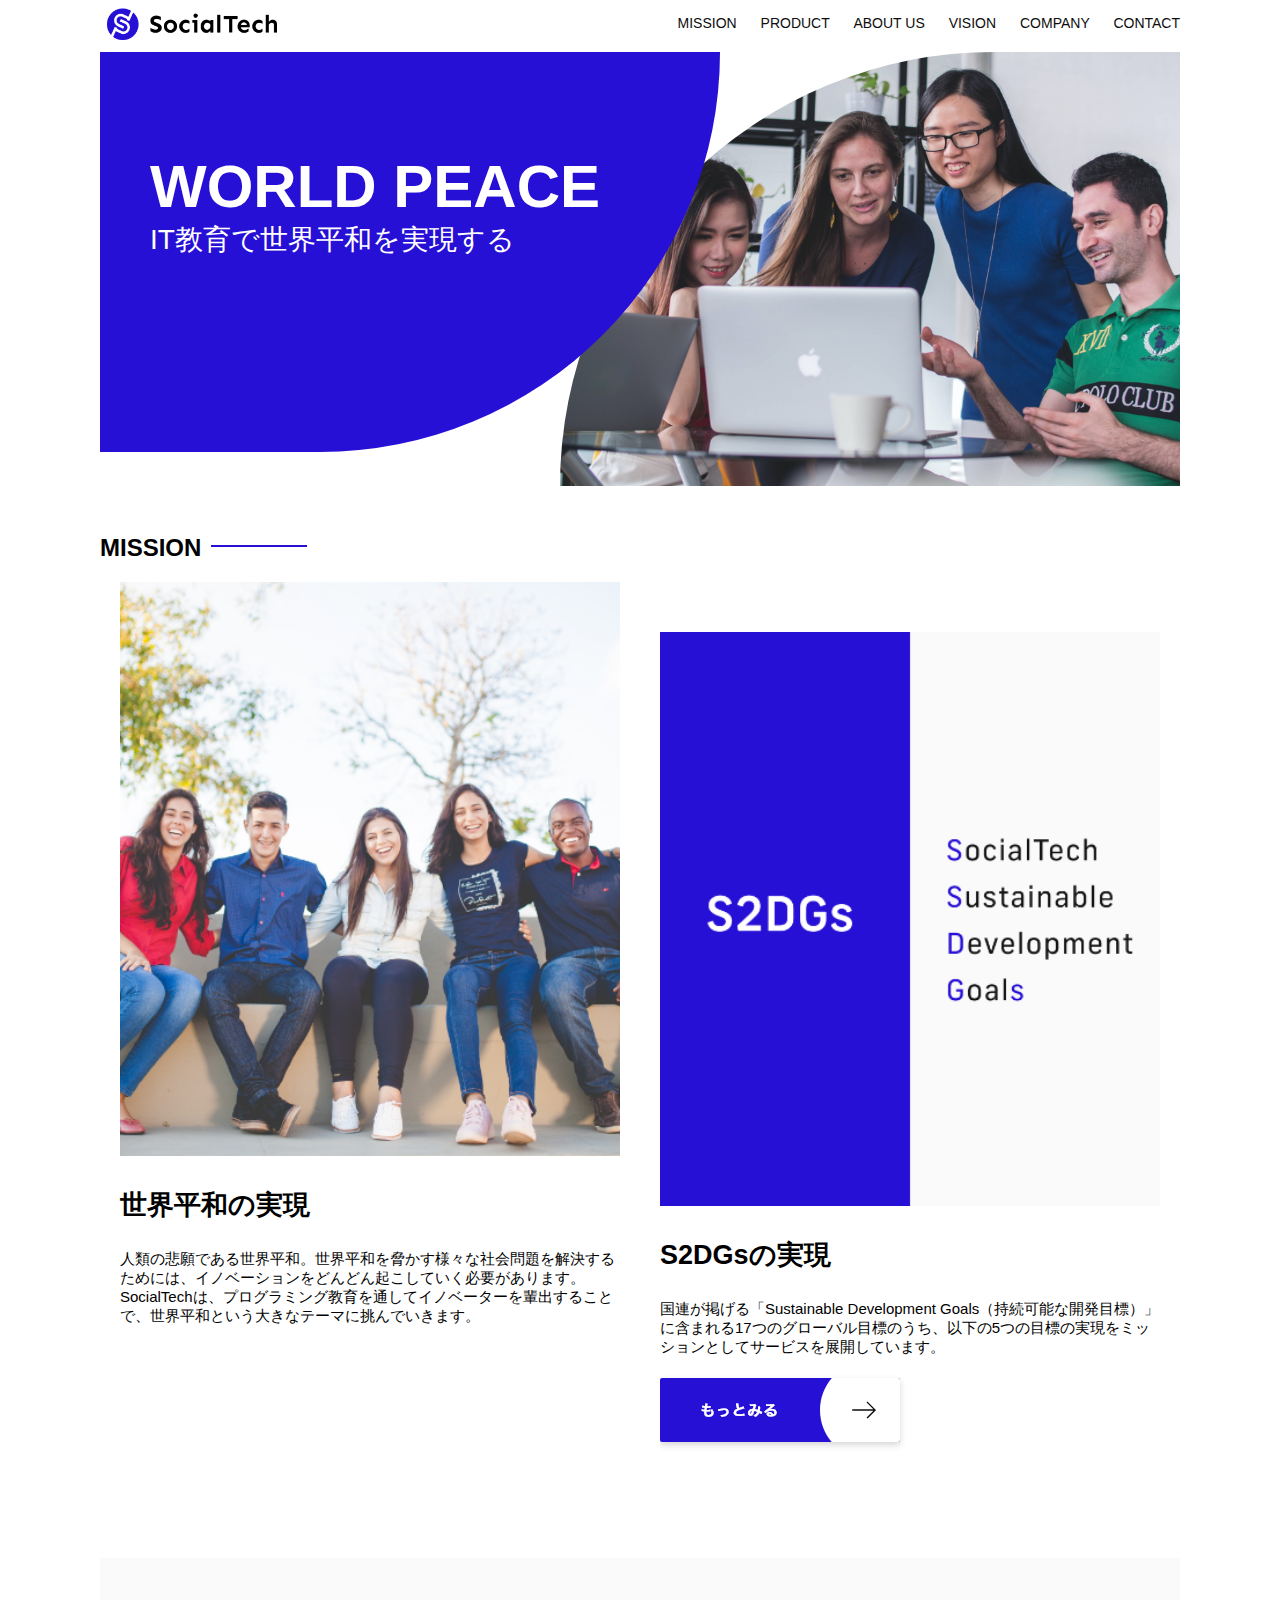
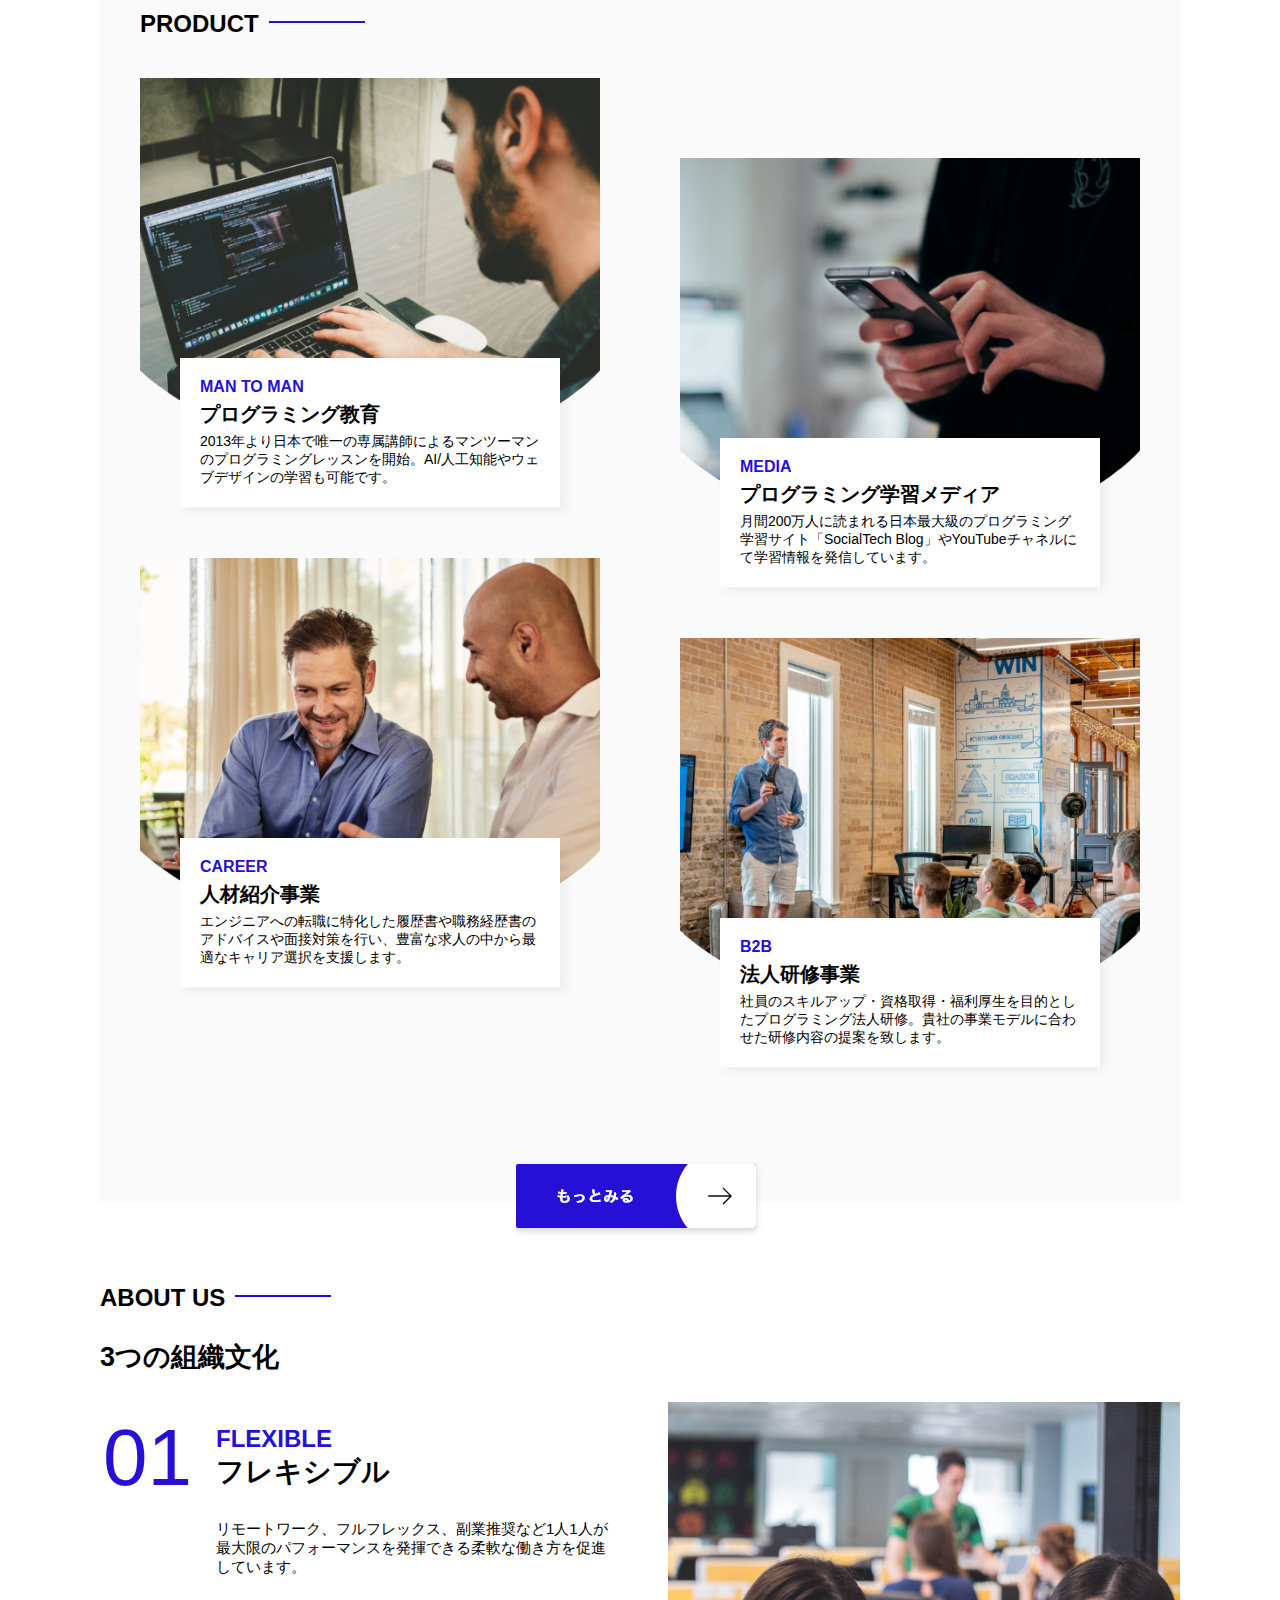
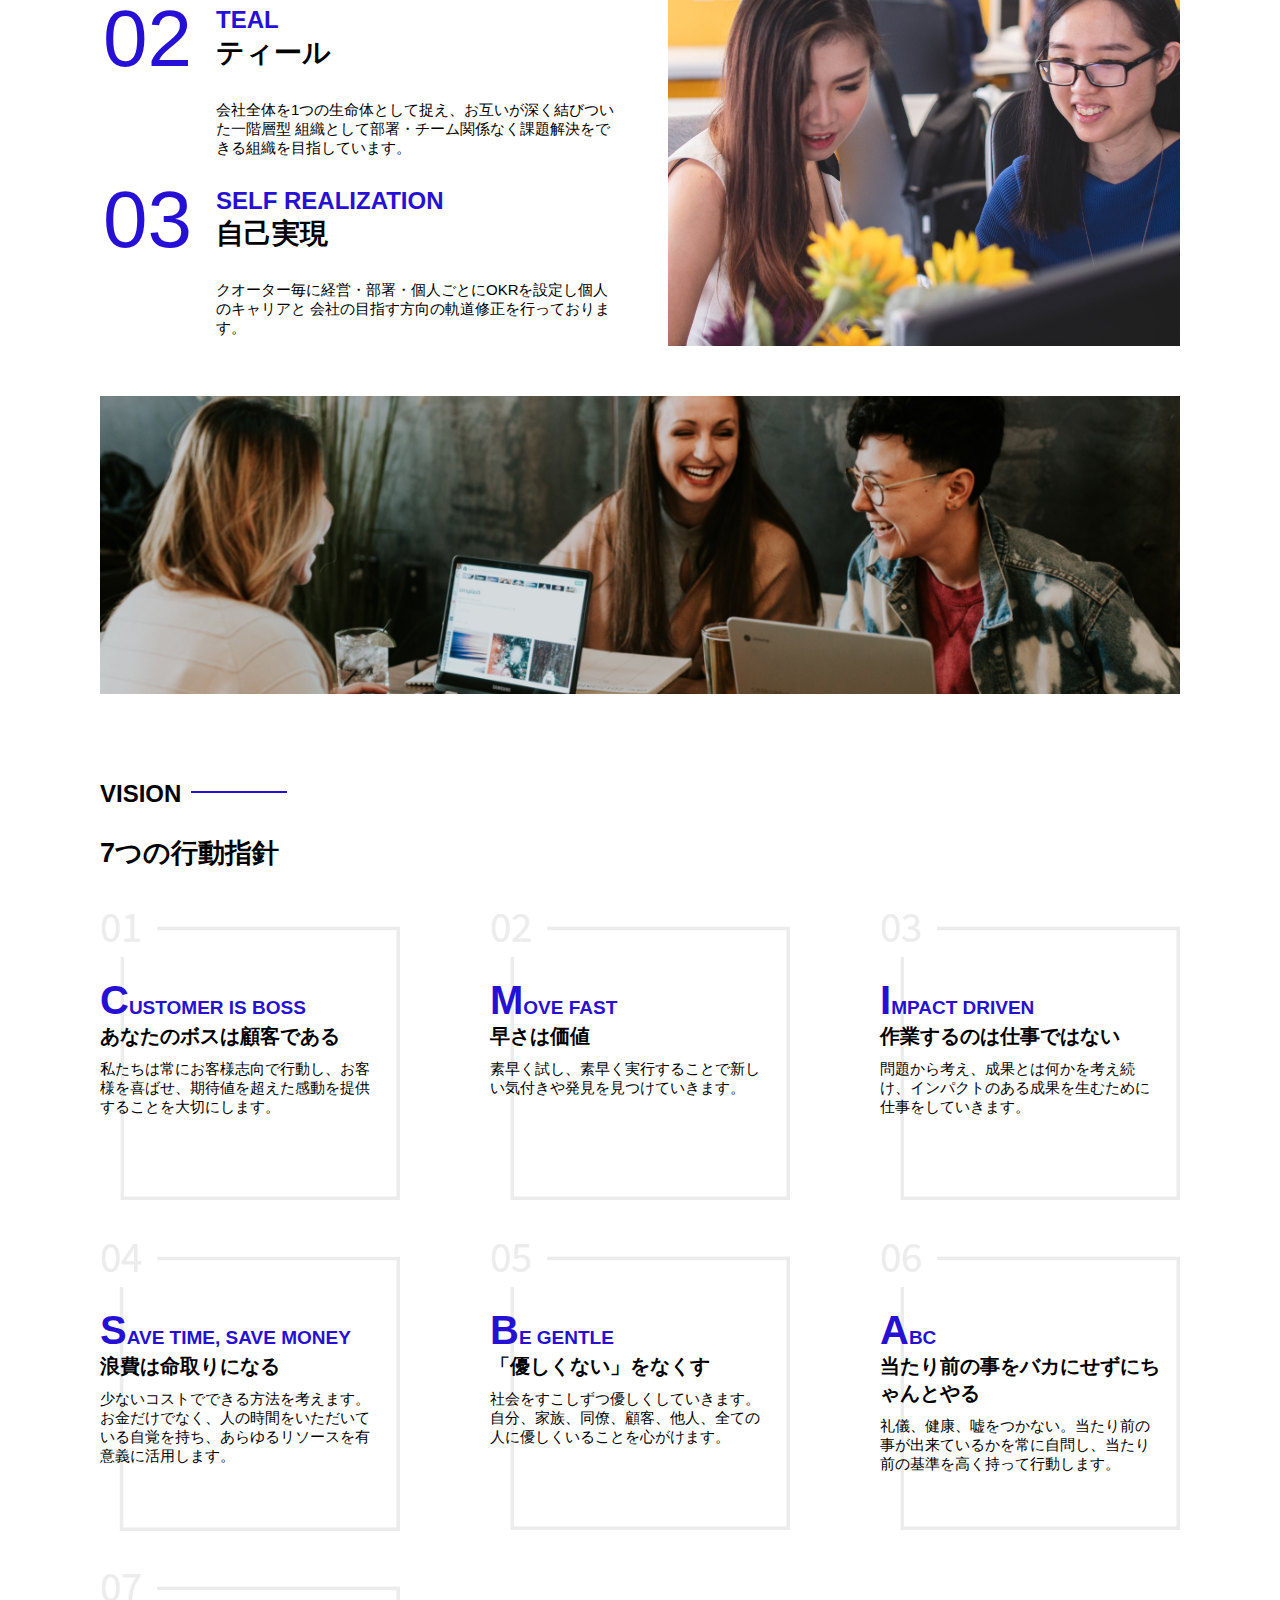
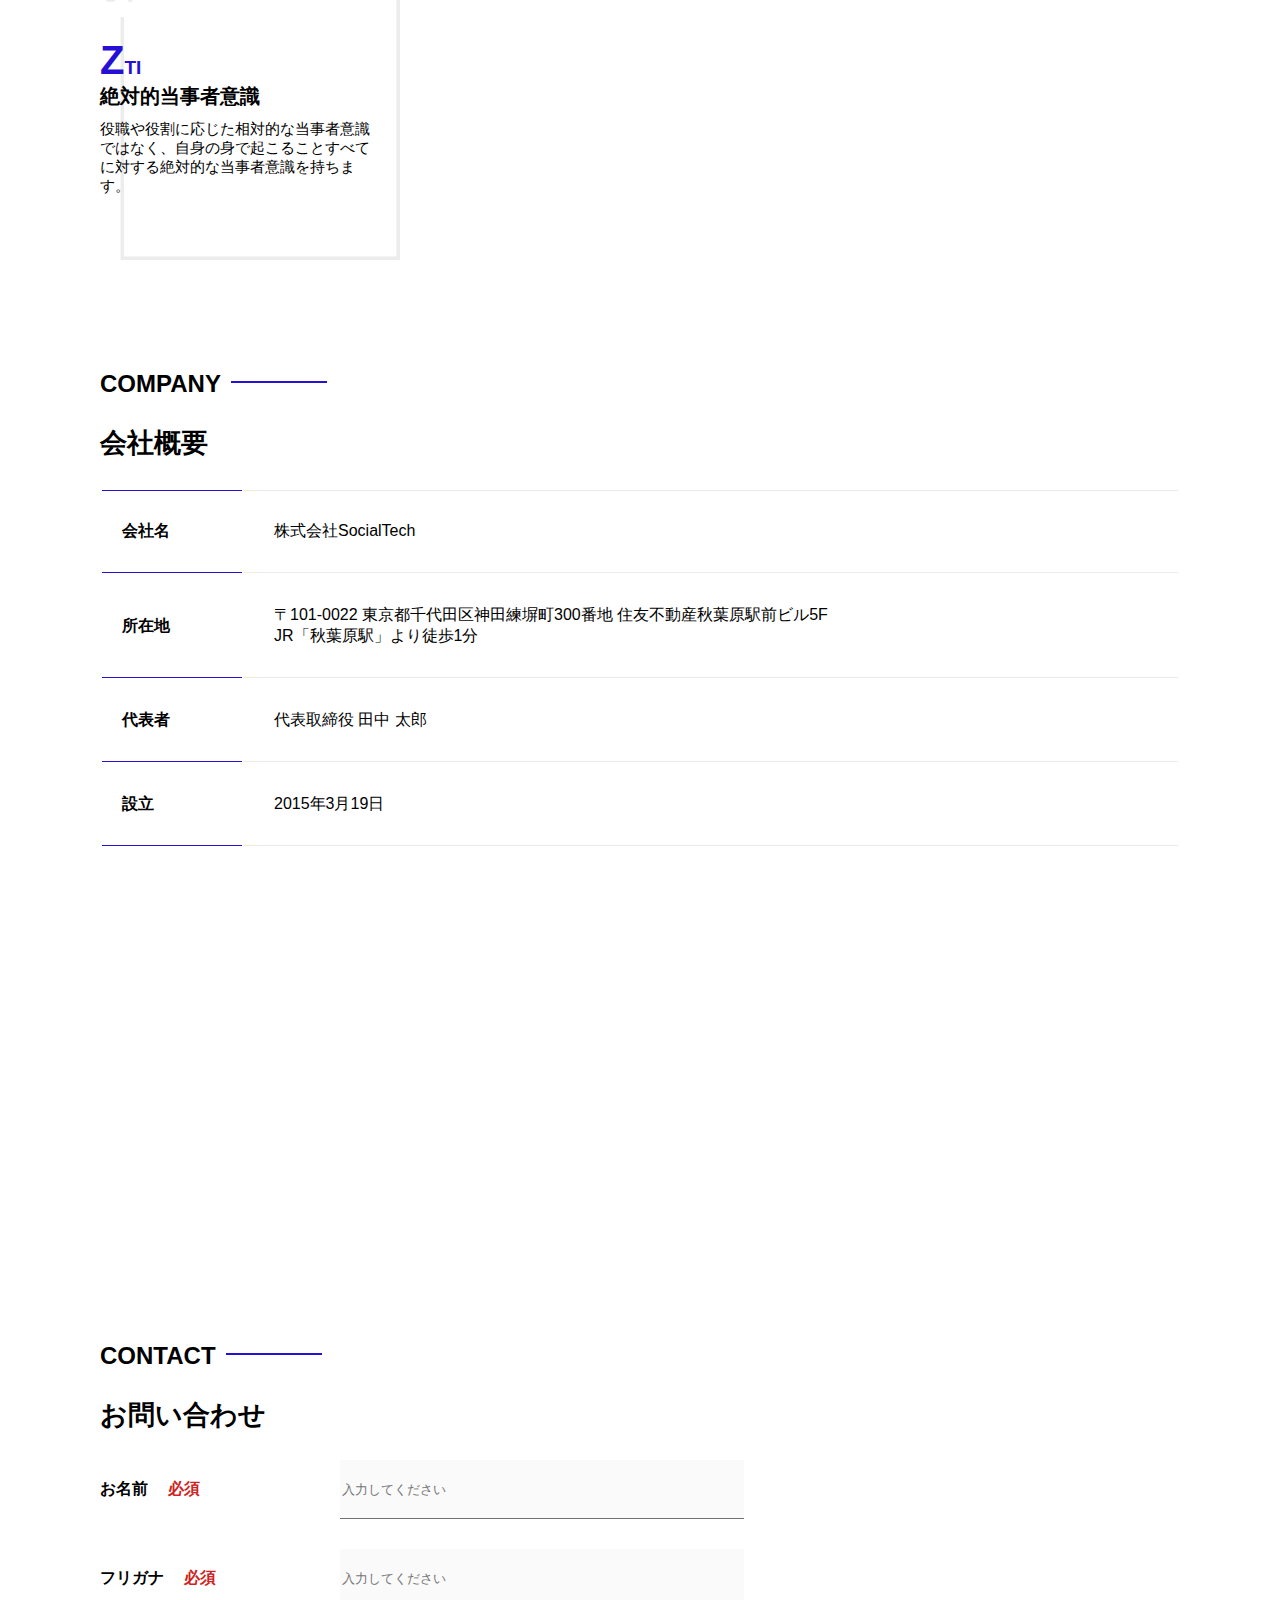
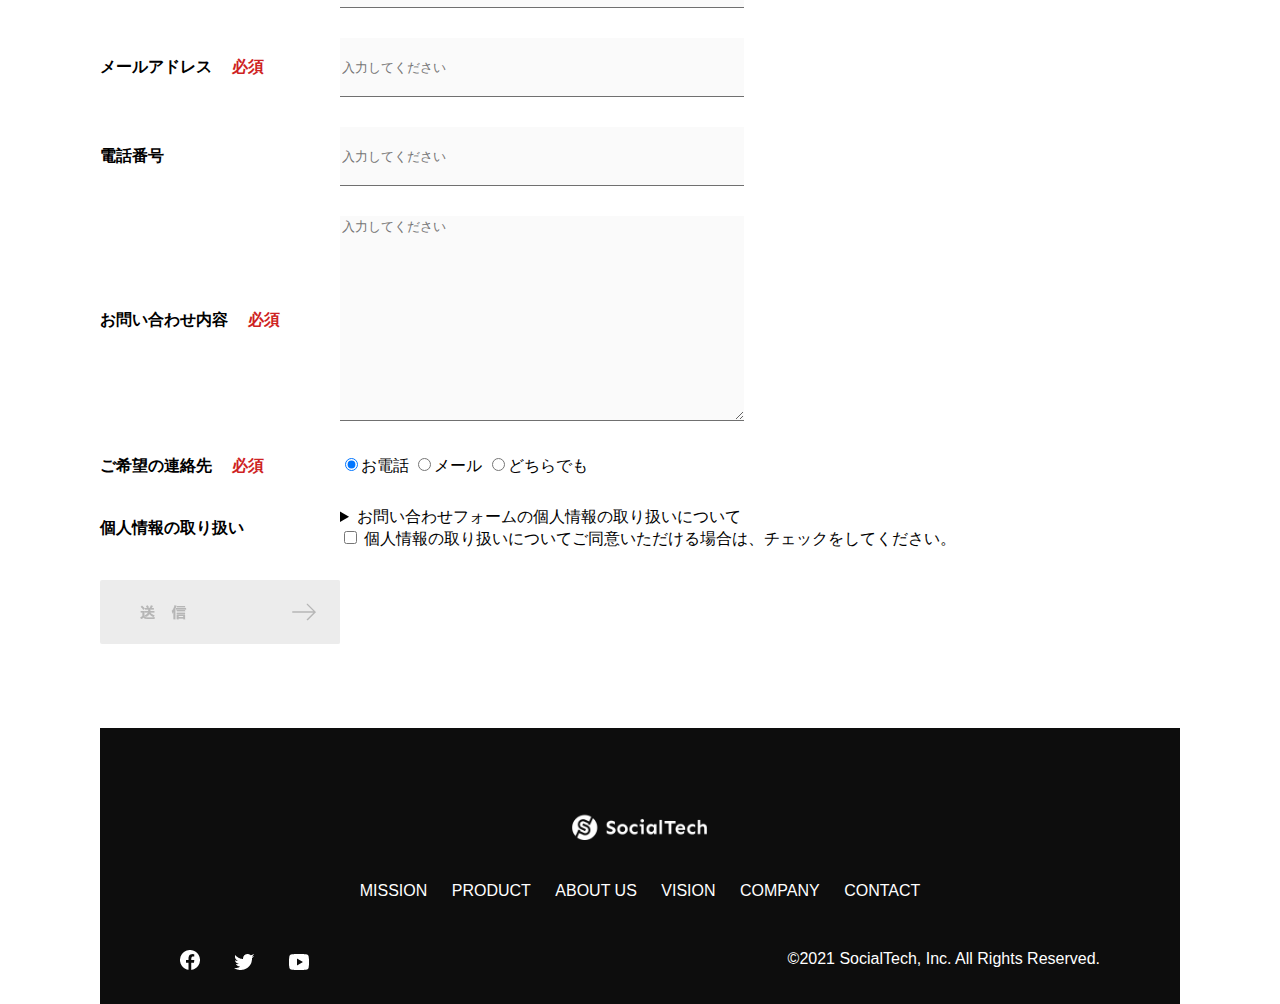
<file: kadai_tutorial_output/socialtech/index.html>
<!DOCTYPE html>
<html>
<head>
  <title>SocialTech</title>
  <meta charset="utf-8"> 
  <meta name="description" content="SocialTechはEdTech業界のリーディングカンパニーを目指します。">
  <meta name="viewport" content="width=device-width, initial-scale=1.0">
  <link rel="stylesheet" href="style.css">
</head>
<body>
  <!-- ヘッダー -->
  <header>
    <!-- ロゴ -->
    <a href="index.html" id="logo"><img src="images/logo.png" alt="トップページに戻る"></a>

    <!-- PC用ナビゲーション -->
    <nav id="nav-pc">
      <a href="mission.html">MISSION</a>
      <a href="product.html">PRODUCT</a>
      <a href="index.html#aboutus">ABOUT US</a>
      <a href="index.html#vision">VISION</a>
      <a href="index.html#company">COMPANY</a>
      <a href="index.html#contact">CONTACT</a>
    </nav>
    <!-- スマホ用メニューボタン -->
    <img id="menu-sp" src="images/button-menu.png" alt="ナビゲーションを開く" onclick="document.getElementById('nav-sp').style.display = 'block'">

    <!-- スマホ用ナビゲーション -->
    <nav id="nav-sp">
      <img id="close" src="images/button-close.png" alt="ナビゲーションを閉じる" onclick="document.getElementById('nav-sp').style.display = 'none'">
      <a id="logo-sp" href="index.html" onclick="document.getElementById('nav-sp').style.display = 'none'"><img src="images/logo-sp.png" alt="トップページに戻る"></a>
      <a class="menu" href="mission.html" onclick="document.getElementById('nav-sp').style.display = 'none'">MISSION</a>
      <a class="menu" href="product.html" onclick="document.getElementById('nav-sp').style.display = 'none'">PRODUCT</a>
      <a class="menu" href="index.html#aboutus" onclick="document.getElementById('nav-sp').style.display = 'none'">ABOUT
      US</a>
      <a class="menu" href="index.html#vision"
      onclick="document.getElementById('nav-sp').style.display = 'none'">VISION</a>
      <a class="menu" href="index.html#company"
      onclick="document.getElementById('nav-sp').style.display = 'none'">COMPANY</a>
      <a class="menu" href="index.html#contact"
      onclick="document.getElementById('nav-sp').style.display = 'none'">CONTACT</a>
      <div id="sns">
        <a href="https://www.facebook.com/sejuku2013"><img src="images/button-facebook.png" alt="Facebookのリンク"></a>
        <a href="https://twitter.com/samuraijuku"><img src="images/button-twitter.png" alt="Twitterのリンク"></a>
        <a href="https://www.youtube.com/channel/UCCFOQO5aDK0xXam4cUQXT8g"><img src="images/button-youtube.png" alt="YouTubeのリンク"></a>
      </div>
    </nav>
  </header>
  <main>
    <article>
      <!-- メインビジュアル -->
      <section id="main-visual">
        <div id="main-message">
          <h1>WORLD PEACE</h1>
          <p>IT教育で世界平和を実現する</p>
        </div>
        <img src="images/index/index-main.png" alt="PCの周りに集まる多国籍の仲間たち">
      </section>

      <section id="mission">
        <h2 class="index-h2">MISSION</h2>
        <div id="mission-flex">
          <div>
            <img id="mission-photo" src="images/index/index-mission.png" alt="屋外のベンチで写真を撮影する多国籍の仲間たち">
            <h3>世界平和の実現</h3>
            <p>
              人類の悲願である世界平和。世界平和を脅かす様々な社会問題を解決するためには、イノベーションをどんどん起こしていく必要があります。SocialTechは、プログラミング教育を通してイノベーターを輩出することで、世界平和という大きなテーマに挑んでいきます。
            </p>
          </div>
          <div>
            <img id="s2dgs" src="images/index/s2dgs.png" alt="S2DGs">
            <h3>S2DGsの実現</h3>
            <p>国連が掲げる「Sustainable Development Goals（持続可能な開発目標）」に含まれる17つのグローバル目標のうち、以下の5つの目標の実現をミッションとしてサービスを展開しています。</p>
            <a href="mission.html">
              <img src="images/button-more.png" alt="もっとみる">
            </a>
          </div>
        </div>
      </section>
      <!-- プロダクト -->
      <section id="product">
        <h2 class="index-h2">PRODUCT</h2>
        <div>
          <div id="product-left">
            <div>
              <img class="product-photo" src="images/index/index-mantoman.png" alt="PCでコードを書く男性">
              <div class="product-explain">
                <span>MAN TO MAN</span>
                <h3>プログラミング教育</h3>
                <p>2013年より日本で唯一の専属講師によるマンツーマンのプログラミングレッスンを開始。AI/人工知能やウェブデザインの学習も可能です。</p>
              </div>
            </div>
            <div>
              <img class="product-photo" src="images/index/index-career.png" alt="笑顔で話し合う2人の男性">
              <div class="product-explain">
                <span>CAREER</span>
                <h3>人材紹介事業</h3>
                <p>エンジニアへの転職に特化した履歴書や職務経歴書のアドバイスや面接対策を行い、豊富な求人の中から最適なキャリア選択を支援します。</p>
              </div>
            </div>
          </div>
          <div id="product-right">
            <div>
              <img class="product-photo" src="images/index/index-media.png" alt="スマートフォンを操作する人">
              <div class="product-explain">
                <span>MEDIA</span>
                <h3>プログラミング学習メディア</h3>
                <p>月間200万人に読まれる日本最大級のプログラミング学習サイト「SocialTech Blog」やYouTubeチャネルにて学習情報を発信しています。</p>
              </div>
            </div>
            <div>
              <img class="product-photo" src="images/index/index-b2b.png" alt="講演中の男性とそれを聴く人々">
              <div class="product-explain">
                <span>B2B</span>
                <h3>法人研修事業</h3>
                <p>社員のスキルアップ・資格取得・福利厚生を目的としたプログラミング法人研修。貴社の事業モデルに合わせた研修内容の提案を致します。</p>
              </div>
            </div>
          </div>
        </div>
        <div>
          <a id="product-more" href="product.html">
            <img src="images/button-more.png" alt="もっとみる">
          </a>
        </div>
      </section>
      <!-- ABOUT US -->
      <section id="aboutus">
        <h2 class="index-h2">ABOUT US</h2>
        <h3>3つの組織文化</h3>
        <div>
          <table class="culture-table">
            <tr>
              <td>
                <span class="culture-num">01</span>
              </td>
              <td>
                <span class="culture-en">FLEXIBLE</span>
                <span class="culture-jp">フレキシブル</span>
              </td>
            </tr>
            <tr>
              <td>
                <!-- 空のセル -->
              </td>
              <td>
                <p class="culture-description">
                  リモートワーク、フルフレックス、副業推奨など1人1人が最大限のパフォーマンスを発揮できる柔軟な働き方を促進しています。
                </p>
              </td>
            </tr>
            <tr>
              <td>
                <span class="culture-num">02</span>
              </td>
              <td>
                <span class="culture-en">TEAL</span>
                <span class="culture-jp">ティール</span>
              </td>
            </tr>
            <tr>
              <td>
                <!-- 空のセル -->
              </td>
              <td>
                <p class="culture-description">
                  会社全体を1つの生命体として捉え、お互いが深く結びついた一階層型
                  組織として部署・チーム関係なく課題解決をできる組織を目指しています。
                </p>
              </td>
            </tr>
            <tr>
              <td>
                <span class="culture-num">03</span>
              </td>
              <td>
                <span class="culture-en">SELF REALIZATION</span>
                <span class="culture-jp">自己実現</span>
              </td>
            </tr>
            <tr>
              <td>
                <!-- 空のセル -->
              </td>
              <td>
                <p class="culture-description">
                  クオーター毎に経営・部署・個人ごとにOKRを設定し個人のキャリアと
                  会社の目指す方向の軌道修正を行っております。
                </p>
              </td>
            </tr>
          </table>
          <img class="culture-img" src="images/index/index-aboutus1.png" alt="笑顔で話し合う2人の女性">
        </div>
        <img class="culture-img2" src="images/index/index-aboutus2.png" alt="笑顔で話し合う3人の男女">
      </section>
      <!-- VISION -->
      <section id="vision">
        <h2 class="index-h2">VISION</h2>
        <h3>7つの行動指針</h3>
        <div>
          <div class="vision-box">
            <img src="images/index/vision-01.png" alt="01">
            <span>
              <h4>CUSTOMER IS BOSS</h4>
              <h5>あなたのボスは顧客である</h5>
              <p>私たちは常にお客様志向で行動し、お客様を喜ばせ、期待値を超えた感動を提供することを大切にします。</p>
            </span>
          </div>
          <div class="vision-box">
            <img src="images/index/vision-02.png" alt="02">
            <span>
              <h4>MOVE FAST</h4>
              <h5>早さは価値</h5>
              <p>素早く試し、素早く実行することで新しい気付きや発見を見つけていきます。</p>
            </span>
          </div>
          <div class="vision-box">
            <img src="images/index/vision-03.png" alt="03">
            <span>
              <h4>IMPACT DRIVEN</h4>
              <h5>作業するのは仕事ではない</h5>
              <p>問題から考え、成果とは何かを考え続け、インパクトのある成果を生むために仕事をしていきます。</p>
            </span>
          </div>
          <div class="vision-box">
            <img src="images/index/vision-04.png" alt="04">
            <span>
              <h4>SAVE TIME, SAVE MONEY</h4>
              <h5>浪費は命取りになる</h5>
              <p>少ないコストでできる方法を考えます。お金だけでなく、人の時間をいただいている自覚を持ち、あらゆるリソースを有意義に活用します。</p>
            </span>
          </div>
          <div class="vision-box">
            <img src="images/index/vision-05.png" alt="05">
            <span>
              <h4>BE GENTLE</h4>
              <h5>「優しくない」をなくす</h5>
              <p>社会をすこしずつ優しくしていきます。自分、家族、同僚、顧客、他人、全ての人に優しくいることを心がけます。</p>
            </span>
          </div>
          <div class="vision-box">
            <img src="images/index/vision-06.png" alt="06">
            <span>
              <h4>ABC</h4>
              <h5>当たり前の事をバカにせずにちゃんとやる</h5>
              <p>礼儀、健康、嘘をつかない。当たり前の事が出来ているかを常に自問し、当たり前の基準を高く持って行動します。</p>
            </span>
          </div>
          <div class="vision-box">
            <img src="images/index/vision-07.png" alt="07">
            <span>
              <h4>ZTI</h4>
              <h5>絶対的当事者意識</h5>
              <p>役職や役割に応じた相対的な当事者意識ではなく、自身の身で起こることすべてに対する絶対的な当事者意識を持ちます。</p>
            </span>
          </div>
        </div>
      </section>
      
      <!-- COMPANY -->
      <section id="company">
        <h2 class="index-h2">COMPANY</h2>
        <h3>会社概要</h3>
        <table id="company-table">
          <tr>
            <th class="tableheader-first">会社名</th>
            <td class="cell-first">株式会社SocialTech</td>
          </tr>
          <tr>
            <th class="tableheader">所在地</th>
            <td class="cell">〒101-0022 東京都千代田区神田練塀町300番地 住友不動産秋葉原駅前ビル5F<br>JR「秋葉原駅」より徒歩1分</td>
          </tr>
          <tr>
            <th class="tableheader">代表者</th>
            <td class="cell">代表取締役 田中 太郎</td>
          </tr>
          <tr>
            <th class="tableheader">設立</th>
            <td class="cell">2015年3月19日</td>
          </tr>
        </table>
        <iframe src="https://www.google.com/maps/embed?pb=!1m18!1m12!1m3!1d3240.0688551383305!2d139.77207231085606!3d35.6999231724668!2m3!1f0!2f0!3f0!3m2!1i1024!2i768!4f13.1!3m3!1m2!1s0x60188fee13660e23%3A0x77137876edf742ac!2z5L2P5Y-L5LiN5YuV55Sj56eL6JGJ5Y6f6aeF5YmN44OT44Or!5e0!3m2!1sja!2sjp!4v1720624496417!5m2!1sja!2sjp" width="600" height="450" style="border:0;" allowfullscreen="" loading="lazy" referrerpolicy="no-referrer-when-downgrade"></iframe>
      </section>
      <!-- お問い合わせフォーム -->
      <section id="contact">
        <h2 class="index-h2">CONTACT</h2>
        <h3>お問い合わせ</h3>
        <form>
          <div>
            <div class="contact-heading">
              <label class="contact-label">お名前<span class="contact-span">必須</span></label>
            </div>
            <div>
              <input type="text" name="name" placeholder="入力してください" class="contact-textbox">
            </div>
          </div>
          <div>
            <div class="contact-heading">
              <label class="contact-label">フリガナ<span class="contact-span">必須</span></label>
            </div>
            <div>
              <input type="text" name="hurigana" placeholder="入力してください" class="contact-textbox">
            </div>
          </div>
          <div>
            <div class="contact-heading">
              <label class="contact-label">メールアドレス<span class="contact-span">必須</span></label>
            </div>
            <div>
              <input type="text" name="email" placeholder="入力してください" class="contact-textbox">
            </div>
          </div>
          <div>
            <div class="contact-heading">
              <label class="contact-label">電話番号</label>
            </div>
            <div>
              <input type="text" name="tel" placeholder="入力してください" class="contact-textbox">
            </div>
          </div>
          <div>
            <div class="contact-heading">
              <label class="contact-label">お問い合わせ内容<span class="contact-span">必須</span></label>
            </div>
            <div>
              <textarea class="contact-textarea" placeholder="入力してください" name="message"></textarea>
            </div>
          </div>
          <div>
            <div class="contact-heading">
              <label class="contact-label">ご希望の連絡先<span class="contact-span">必須</span></label>
            </div>
            <div>
              <input class="radiobutton" type="radio" value="tel" name="contact" checked><label>お電話</label>
              <input class="radiobutton" type="radio" value="mail" name="contact"><label>メール</label>
              <input class="radiobutton" type="radio" value="both" name="contact"><label>どちらでも</label>
            </div>
          </div>
          <div>
            <div class="contact-heading">
              <label class="contact-label">個人情報の取り扱い</label>
            </div>
            <div>
              <details>
                <summary>お問い合わせフォームの個人情報の取り扱いについて</summary>
                <div>
                  <span>１．組織の名称又は氏名</span><br>
                  株式会社SocialTech<br><br>
                  <span>２．個人情報保護管理者（若しくはその代理人）の氏名又は職名、所属及び連絡先
                    鈴木 一郎 コーポレート部</span><br>
                  メールアドレス：samurai@example.com<br>
                  TEL：03-1234-5678<br>
                  <span>３．個人情報の利用目的</span><br>
                  ・本サービス及び本サービスに関連する情報の提供又はそれらに関する連絡のため<br>
                  ・ユーザーの本人確認のため<br>
                  ・当社サービスのご案内のため<br>
                  ・当社の商品等の広告または宣伝（電子メールによるものを含むものとします。）<br><br>
                  <span>４．個人情報の取り扱い業務の委託</span><br>
                  個人情報の取扱業務の全部または一部を外部に業務委託する場合があります。<br>
                  その際、弊社は、個人情報を適切に保護できる管理体制を敷き実行していることを条件として<br>
                  委託先を厳選したうえで、機密保持契約を委託先と締結し、お客様の個人情報を厳密に管理させます。<br><br>
                  <span>５．個人情報の開示等の請求</span><br>
                  お客様は、弊社に対してご自身の個人情報の開示等（利用目的の通知、開示、内容の訂正・追加・削除、利用の停止または消去、第三者への提供の停止）に関して、当社問合わせ窓口に申し出ることができます。<br>
                  その際、弊社はお客様ご本人を確認させていただいたうえで、合理的な期間内に対応いたします。<br><br>
                  なお、個人情報に関する弊社問合わせ先は、次の通りです。<br><br>
                  株式会社SocialTech　個人情報問合せ窓口<br>
                  〒101-0022 東京都千代田区神田練塀町300番地 住友不動産秋葉原駅前ビル5F<br>
                  メールアドレス：samurai@example.com　TEL：03-1234-5678<br><br>
                  <span>６．個人情報を提供されることの任意性について</span><br><br>
                  お客様がご自身の個人情報を弊社に提供されるか否かは、お客様のご判断によりますが、もしご提供されない場合には、適切なサービスが提供できない場合がありますので予めご了承ください。
                </div>
              </details>
              <input type="checkbox" name="agree">
              <span>個人情報の取り扱いについてご同意いただける場合は、チェックをしてください。</span>
            </div>
          </div>
          <input type="image" src="images/button-submit.png" alt="送信する">
        </form>
      </section>
    </article>
    <footer>
      <div id="footer-logo">
        <img src="images/logo-sp.png" alt="SocialTech">
      </div>
      <div id="footer-link">
        <a href="mission.html">MISSION</a>
        <a href="product.html">PRODUCT</a>
        <a href="index.html#aboutus">ABOUT US</a>
        <a href="index.html#vision">VISION</a>
        <a href="index.html#company">COMPANY</a>
        <a href="index.html#contact">CONTACT</a>
      </div>
      <div id="sns-footer">
        <a href="https://www.facebook.com/sejuku2013"><img src="images/button-facebook.png" alt="Facebookのリンク"></a>
        <a href="https://twitter.com/samuraijuku"><img src="images/button-twitter.png" alt="Twitterのリンク"></a>
        <a href="https://www.youtube.com/channel/UCCFOQO5aDK0xXam4cUQXT8g"><img src="images/button-youtube.png" alt="YouTubeのリンク"></a>
        <span id="copyright">&copy;2021 SocialTech, Inc. All Rights Reserved.</span>
      </div>
    </footer>
  </main>
</body>

</html>
</file>
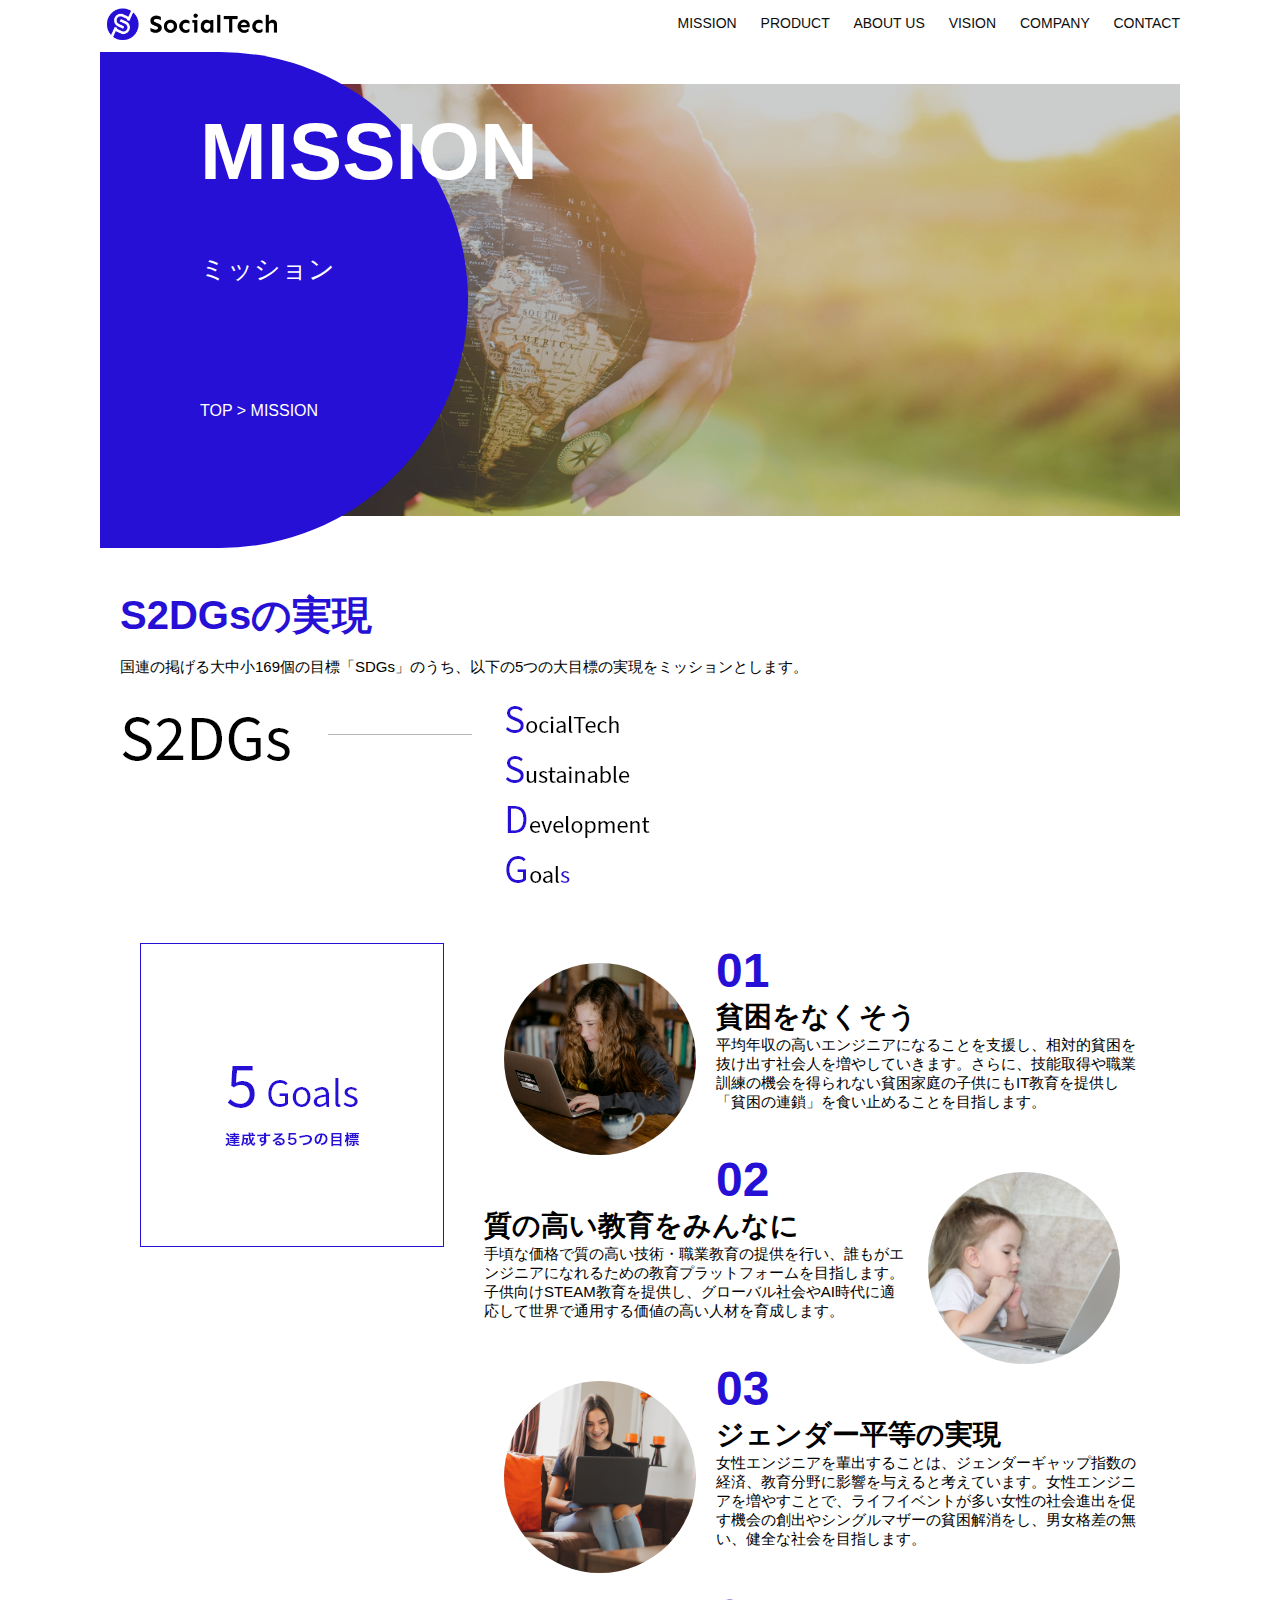
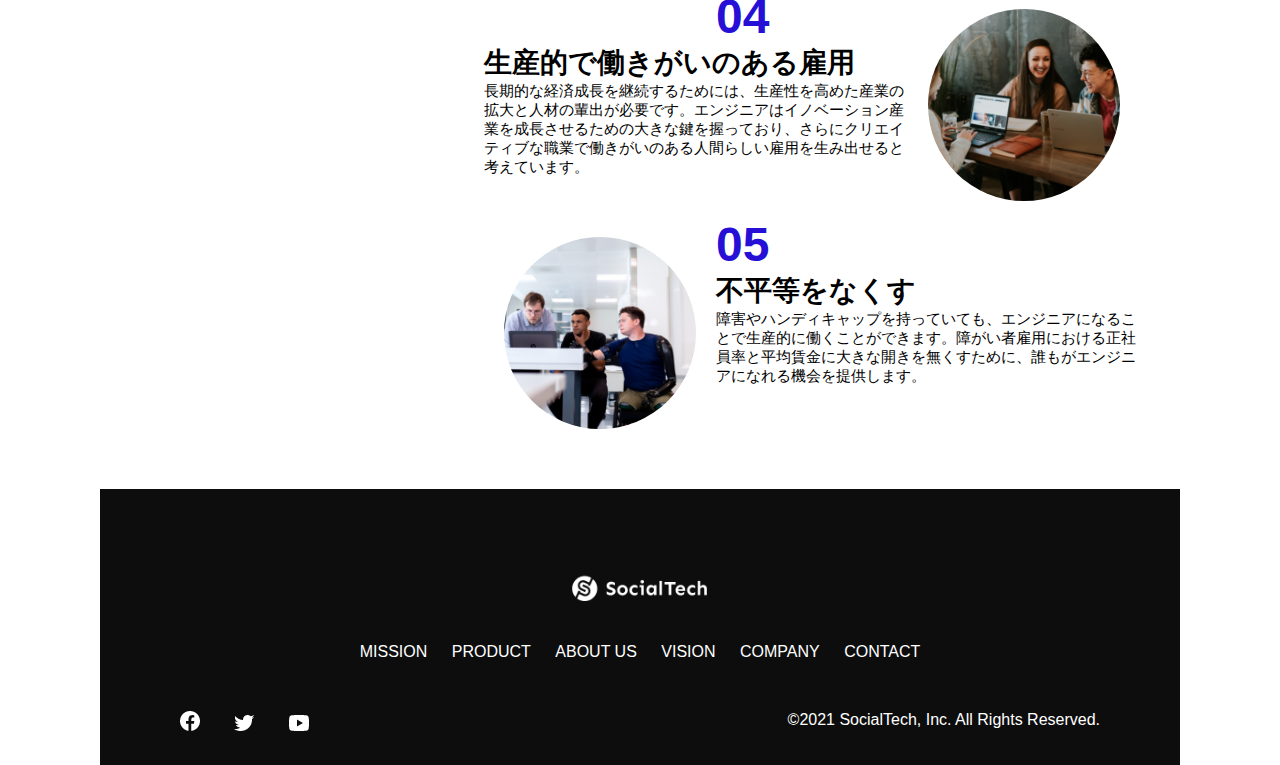
<file: kadai_tutorial_output/socialtech/mission.html>
<!DOCTYPE html>
<html>
<head>
  <title>SocialTech - MISSION ミッション</title>
  <meta charset="utf-8"> 
  <meta name="description" content="SocialTechが目指す5つの目標（S2DGs）を紹介します">
  <meta name="viewport" content="width=device-width, initial-scale=1.0">
  <link rel="stylesheet" href="style.css">
</head>
<body>
  <!-- ヘッダー -->
  <header>
    <!-- ロゴ -->
    <a href="index.html" id="logo"><img src="images/logo.png" alt="トップページに戻る"></a>

    <!-- PC用ナビゲーション -->
    <nav id="nav-pc">
      <a href="mission.html">MISSION</a>
      <a href="product.html">PRODUCT</a>
      <a href="index.html#aboutus">ABOUT US</a>
      <a href="index.html#vision">VISION</a>
      <a href="index.html#company">COMPANY</a>
      <a href="index.html#contact">CONTACT</a>
    </nav>
    <!-- スマホ用メニューボタン -->
    <img id="menu-sp" src="images/button-menu.png" alt="ナビゲーションを開く" onclick="document.getElementById('nav-sp').style.display = 'block'">

    <!-- スマホ用ナビゲーション -->
    <nav id="nav-sp">
      <img id="close" src="images/button-close.png" alt="ナビゲーションを閉じる" onclick="document.getElementById('nav-sp').style.display = 'none'">
      <a id="logo-sp" href="index.html" onclick="document.getElementById('nav-sp').style.display = 'none'"><img src="images/logo-sp.png" alt="トップページに戻る"></a>
      <a class="menu" href="mission.html" onclick="document.getElementById('nav-sp').style.display = 'none'">MISSION</a>
      <a class="menu" href="product.html" onclick="document.getElementById('nav-sp').style.display = 'none'">PRODUCT</a>
      <a class="menu" href="index.html#aboutus" onclick="document.getElementById('nav-sp').style.display = 'none'">ABOUT
      US</a>
      <a class="menu" href="index.html#vision"
      onclick="document.getElementById('nav-sp').style.display = 'none'">VISION</a>
      <a class="menu" href="index.html#company"
      onclick="document.getElementById('nav-sp').style.display = 'none'">COMPANY</a>
      <a class="menu" href="index.html#contact"
      onclick="document.getElementById('nav-sp').style.display = 'none'">CONTACT</a>
      <div id="sns">
        <a href="https://www.facebook.com/sejuku2013"><img src="images/button-facebook.png" alt="Facebookのリンク"></a>
        <a href="https://twitter.com/samuraijuku"><img src="images/button-twitter.png" alt="Twitterのリンク"></a>
        <a href="https://www.youtube.com/channel/UCCFOQO5aDK0xXam4cUQXT8g"><img src="images/button-youtube.png" alt="YouTubeのリンク"></a>
      </div>
    </nav>
  </header>
  <main>
    <article>
      <section id="mission-main">
        <div id="mission-title">
          <h1>MISSION</h1>
          <span>ミッション</span>
          <div>TOP > MISSION</div>
        </div>
      </section>
      <section id="mission-s2dgs">
        <h2 class="mission-h2">S2DGsの実現</h2>
        <p>国連の掲げる大中小169個の目標「SDGs」のうち、以下の5つの大目標の実現をミッションとします。</p>
        <img src="images/mission/mission-s2dgs.png" alt="S2DGs">
      </section>
      <section id="mission-5goals">
        <div>
          <img id="s2dgs-image" src="images/mission/mission-5goals.png" alt="5Goals">
        </div>
        <div>
          <div>
            <img class="fivegoals-image-left" src="images/mission/mission-5goals01.png" alt="PCを操作する女の子">
            <span class="fivegoals-number">01</span>
            <h3 class="fivegoals-h3">貧困をなくそう</h3>
            <p class="fivegoals-p">平均年収の高いエンジニアになることを支援し、相対的貧困を抜け出す社会人を増やしていきます。さらに、技能取得や職業訓練の機会を得られない貧困家庭の子供にもIT教育を提供し「貧困の連鎖」を食い止めることを目指します。</p>
          </div>

          <div>
            <img class="fivegoals-image-right" src="images/mission/mission-5goals02.png" alt="PCを見つめる小さい女の子">
            <span class="fivegoals-number">02</span>
            <h3 class="fivegoals-h3">質の高い教育をみんなに</h3>
            <p class="fivegoals-p">手頃な価格で質の高い技術・職業教育の提供を行い、誰もがエンジニアになれるための教育プラットフォームを目指します。子供向けSTEAM教育を提供し、グローバル社会やAI時代に適応して世界で通用する価値の高い人材を育成します。
            </p>
          </div>

          <div>
            <img class="fivegoals-image-left" src="images/mission/mission-5goals03.png" alt="PCを操作する女性">
            <span class="fivegoals-number">03</span>
            <h3 class="fivegoals-h3">ジェンダー平等の実現</h3>
            <p class="fivegoals-p">女性エンジニアを輩出することは、ジェンダーギャップ指数の経済、教育分野に影響を与えると考えています。女性エンジニアを増やすことで、ライフイベントが多い女性の社会進出を促す機会の創出やシングルマザーの貧困解消をし、男女格差の無い、健全な社会を目指します。</p>
          </div>

          <div>
            <img class="fivegoals-image-right" src="images/mission/mission-5goals04.png" alt="笑顔で話し合う3人の男女">
            <span class="fivegoals-number">04</span>
            <h3 class="fivegoals-h3">生産的で働きがいのある雇用</h3>
            <p class="fivegoals-p">長期的な経済成長を継続するためには、生産性を高めた産業の拡大と人材の輩出が必要です。エンジニアはイノベーション産業を成長させるための大きな鍵を握っており、さらにクリエイティブな職業で働きがいのある人間らしい雇用を生み出せると考えています。</p>
          </div>

          <div>
            <img class="fivegoals-image-left" src="images/mission/mission-5goals05.png" alt="障害を持つ男性が生き生きと働く様子">
            <span class="fivegoals-number">05</span>
            <h3 class="fivegoals-h3">不平等をなくす</h3>
            <p class="fivegoals-p">障害やハンディキャップを持っていても、エンジニアになることで生産的に働くことができます。障がい者雇用における正社員率と平均賃金に大きな開きを無くすために、誰もがエンジニアになれる機会を提供します。</p>
          </div>
        </div>
      </section>
    </article>
    <footer>
      <div id="footer-logo">
        <img src="images/logo-sp.png" alt="SocialTech">
      </div>
      <div id="footer-link">
        <a href="mission.html">MISSION</a>
        <a href="product.html">PRODUCT</a>
        <a href="index.html#aboutus">ABOUT US</a>
        <a href="index.html#vision">VISION</a>
        <a href="index.html#company">COMPANY</a>
        <a href="index.html#contact">CONTACT</a>
      </div>
      <div id="sns-footer">
        <a href="https://www.facebook.com/sejuku2013"><img src="images/button-facebook.png" alt="Facebookのリンク"></a>
        <a href="https://twitter.com/samuraijuku"><img src="images/button-twitter.png" alt="Twitterのリンク"></a>
        <a href="https://www.youtube.com/channel/UCCFOQO5aDK0xXam4cUQXT8g"><img src="images/button-youtube.png" alt="YouTubeのリンク"></a>
        <span id="copyright">&copy;2021 SocialTech, Inc. All Rights Reserved.</span>
      </div>
    </footer>
  </main>
</body>

</html>
</file>
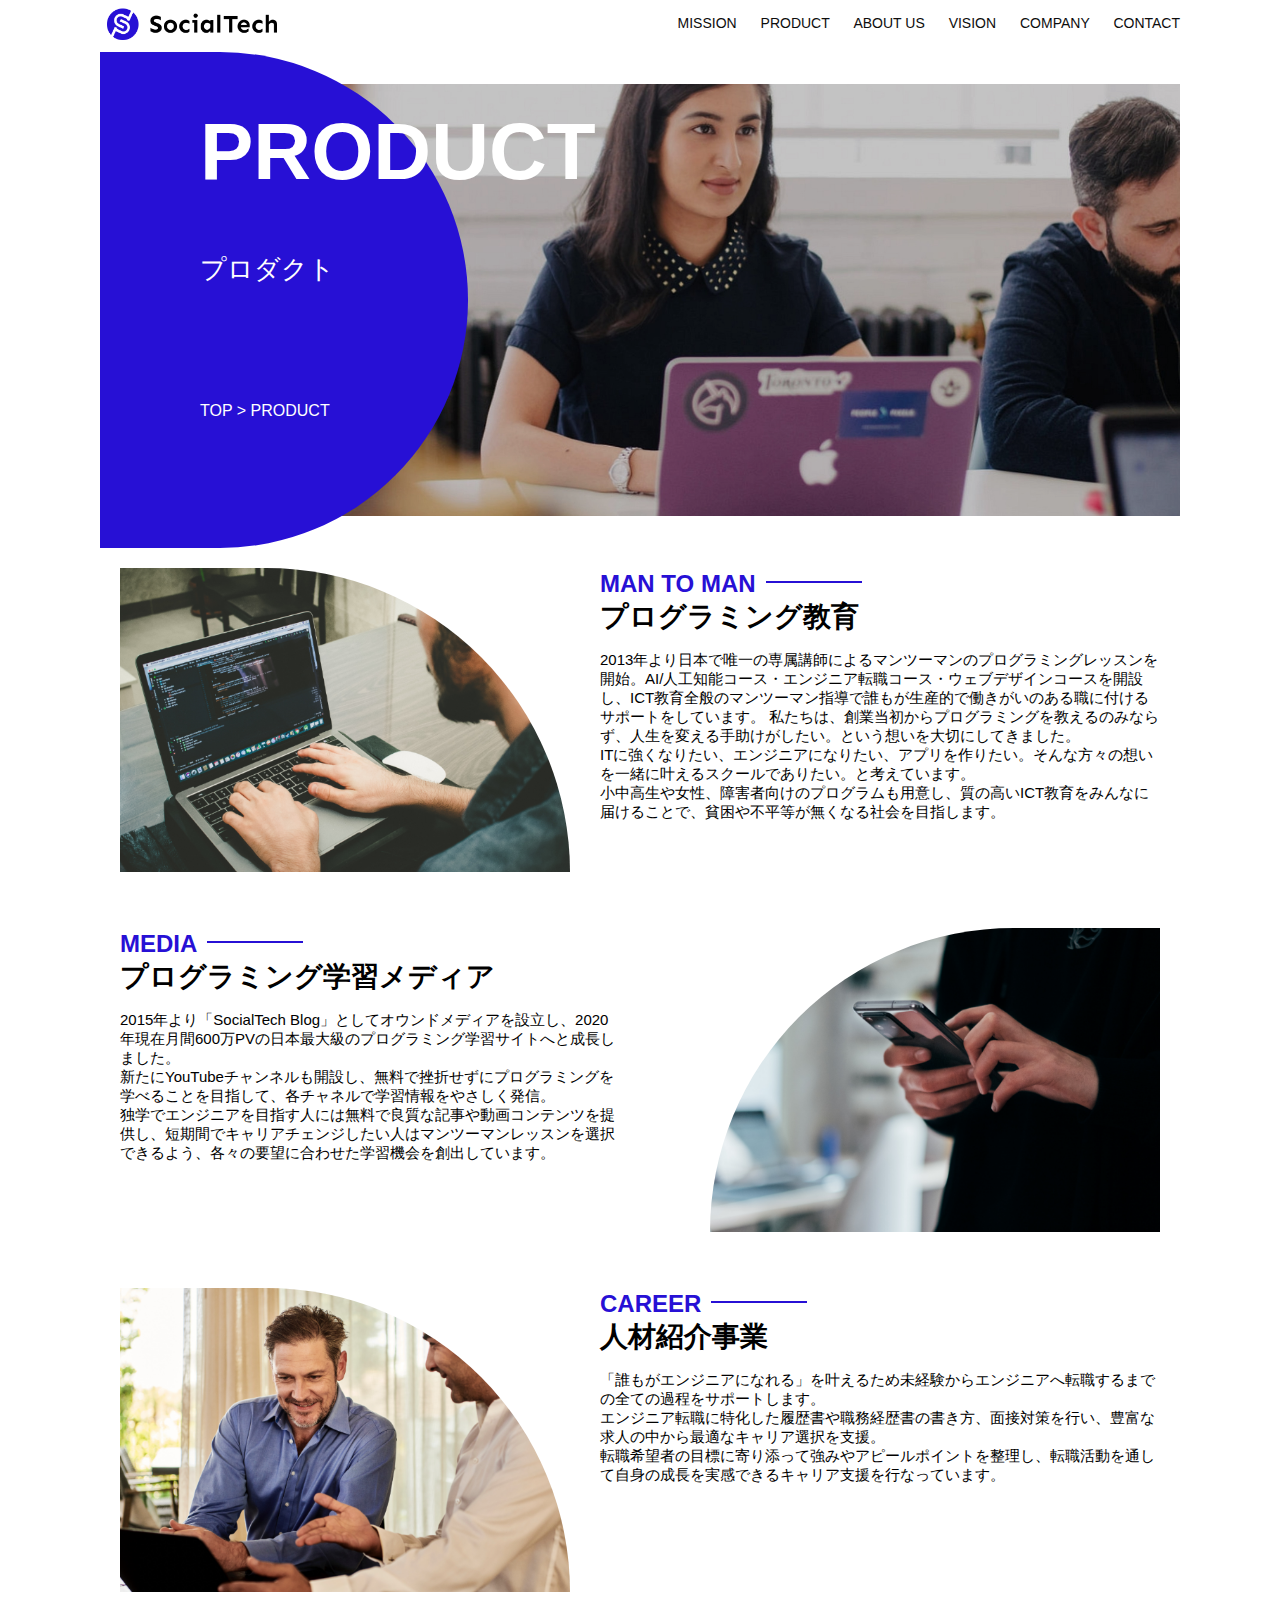
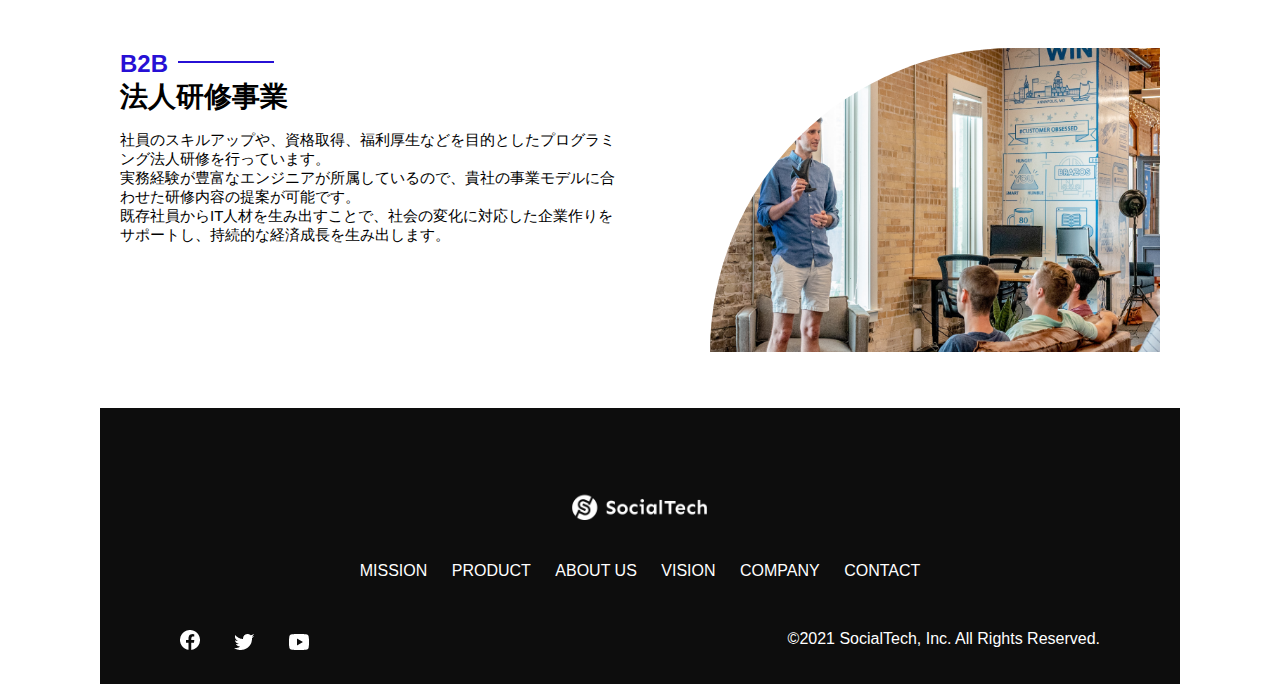
<file: kadai_tutorial_output/socialtech/product.html>
<!DOCTYPE html>
<html>
<head>
  <title>SocialTech -PRODUCT プロダクト-</title>
  <meta charset="utf-8"> 
  <meta name="description" content="SocialTechの4つのプロダクトを紹介します">
  <meta name="viewport" content="width=device-width, initial-scale=1.0">
  <link rel="stylesheet" href="style.css">
</head>
<body>
  <!-- ヘッダー -->
  <header>
    <!-- ロゴ -->
    <a href="index.html" id="logo"><img src="images/logo.png" alt="トップページに戻る"></a>

    <!-- PC用ナビゲーション -->
    <nav id="nav-pc">
      <a href="mission.html">MISSION</a>
      <a href="product.html">PRODUCT</a>
      <a href="index.html#aboutus">ABOUT US</a>
      <a href="index.html#vision">VISION</a>
      <a href="index.html#company">COMPANY</a>
      <a href="index.html#contact">CONTACT</a>
    </nav>
    <!-- スマホ用メニューボタン -->
    <img id="menu-sp" src="images/button-menu.png" alt="ナビゲーションを開く" onclick="document.getElementById('nav-sp').style.display = 'block'">

    <!-- スマホ用ナビゲーション -->
    <nav id="nav-sp">
      <img id="close" src="images/button-close.png" alt="ナビゲーションを閉じる" onclick="document.getElementById('nav-sp').style.display = 'none'">
      <a id="logo-sp" href="index.html" onclick="document.getElementById('nav-sp').style.display = 'none'"><img src="images/logo-sp.png" alt="トップページに戻る"></a>
      <a class="menu" href="mission.html" onclick="document.getElementById('nav-sp').style.display = 'none'">MISSION</a>
      <a class="menu" href="product.html" onclick="document.getElementById('nav-sp').style.display = 'none'">PRODUCT</a>
      <a class="menu" href="index.html#aboutus" onclick="document.getElementById('nav-sp').style.display = 'none'">ABOUT
      US</a>
      <a class="menu" href="index.html#vision"
      onclick="document.getElementById('nav-sp').style.display = 'none'">VISION</a>
      <a class="menu" href="index.html#company"
      onclick="document.getElementById('nav-sp').style.display = 'none'">COMPANY</a>
      <a class="menu" href="index.html#contact"
      onclick="document.getElementById('nav-sp').style.display = 'none'">CONTACT</a>
      <div id="sns">
        <a href="https://www.facebook.com/sejuku2013"><img src="images/button-facebook.png" alt="Facebookのリンク"></a>
        <a href="https://twitter.com/samuraijuku"><img src="images/button-twitter.png" alt="Twitterのリンク"></a>
        <a href="https://www.youtube.com/channel/UCCFOQO5aDK0xXam4cUQXT8g"><img src="images/button-youtube.png" alt="YouTubeのリンク"></a>
      </div>
    </nav>
  </header>
  <main>
    <article>
      <section id="product-main">
        <div id="product-title">
          <h1>PRODUCT</h1>
          <span>プロダクト</span>
          <div>TOP > PRODUCT</div>
        </div>
      </section>
      <section class="product-section1">
        <img src="images/product/product-mantoman.png" alt="PCでコードを書く男性">
        <div>
          <h2 class="product-h2">MAN TO MAN</h2>
          <h3 class="product-h3">プログラミング教育</h3>
          <p>2013年より日本で唯一の専属講師によるマンツーマンのプログラミングレッスンを開始。AI/人工知能コース・エンジニア転職コース・ウェブデザインコースを開設し、ICT教育全般のマンツーマン指導で誰もが生産的で働きがいのある職に付けるサポートをしています。
          私たちは、創業当初からプログラミングを教えるのみならず、人生を変える手助けがしたい。という想いを大切にしてきました。<br>ITに強くなりたい、エンジニアになりたい、アプリを作りたい。そんな方々の想いを一緒に叶えるスクールでありたい。と考えています。<br>小中高生や女性、障害者向けのプログラムも用意し、質の高いICT教育をみんなに届けることで、貧困や不平等が無くなる社会を目指します。</p>
        </div>
      </section>
      <section class="product-section2">
        <div>
          <h2 class="product-h2">MEDIA</h2>
          <h3 class="product-h3">プログラミング学習メディア</h3>
          <p>2015年より「SocialTech
            Blog」としてオウンドメディアを設立し、2020年現在月間600万PVの日本最大級のプログラミング学習サイトへと成長しました。<br>新たにYouTubeチャンネルも開設し、無料で挫折せずにプログラミングを学べることを目指して、各チャネルで学習情報をやさしく発信。<br>独学でエンジニアを目指す人には無料で良質な記事や動画コンテンツを提供し、短期間でキャリアチェンジしたい人はマンツーマンレッスンを選択できるよう、各々の要望に合わせた学習機会を創出しています。</p>
        </div>
        <img src="images/product/product-media.png" alt="スマートフォンを操作する人">
      </section>
      <section class="product-section1">
        <img src="images/product/product-career.png" alt="笑顔で話し合う2人の男性">
        <div>
          <h2 class="product-h2">CAREER</h2>
          <h3 class="product-h3">人材紹介事業</h3>
          <p>「誰もがエンジニアになれる」を叶えるため未経験からエンジニアへ転職するまでの全ての過程をサポートします。<br>エンジニア転職に特化した履歴書や職務経歴書の書き方、面接対策を行い、豊富な求人の中から最適なキャリア選択を支援。<br>転職希望者の目標に寄り添って強みやアピールポイントを整理し、転職活動を通して自身の成長を実感できるキャリア支援を行なっています。<br></p>
        </div>
      </section>
      <section class="product-section2">
        <div>
          <h2 class="product-h2">B2B</h2>
          <h3 class="product-h3">法人研修事業</h3>
          <p>社員のスキルアップや、資格取得、福利厚生などを目的としたプログラミング法人研修を行っています。<br>実務経験が豊富なエンジニアが所属しているので、貴社の事業モデルに合わせた研修内容の提案が可能です。<br>既存社員からIT人材を生み出すことで、社会の変化に対応した企業作りをサポートし、持続的な経済成長を生み出します。</p>
        </div>
        <img src="images/product/product-b2b.png" alt="講演中の男性とそれを聴く人々">
      </section>
    </article>
    <footer>
      <div id="footer-logo">
        <img src="images/logo-sp.png" alt="SocialTech">
      </div>
      <div id="footer-link">
        <a href="mission.html">MISSION</a>
        <a href="product.html">PRODUCT</a>
        <a href="index.html#aboutus">ABOUT US</a>
        <a href="index.html#vision">VISION</a>
        <a href="index.html#company">COMPANY</a>
        <a href="index.html#contact">CONTACT</a>
      </div>
      <div id="sns-footer">
        <a href="https://www.facebook.com/sejuku2013"><img src="images/button-facebook.png" alt="Facebookのリンク"></a>
        <a href="https://twitter.com/samuraijuku"><img src="images/button-twitter.png" alt="Twitterのリンク"></a>
        <a href="https://www.youtube.com/channel/UCCFOQO5aDK0xXam4cUQXT8g"><img src="images/button-youtube.png" alt="YouTubeのリンク"></a>
        <span id="copyright">&copy;2021 SocialTech, Inc. All Rights Reserved.</span>
      </div>
    </footer>
  </main>
</body>

</html>
</file>
<file: kadai_tutorial_output/socialtech/style.css>
/* PC、スマホ共通スタイル */
body {
  font-family: "Source Sans Pro", "Hiragino Kaku Gothic ProN", Meiryo, Arial, sans-serif;
}

p {
  font-size: 15px;
}

.arrow-right {	
  color: #2710d5;	
  }

  #submit {	
  margin-top: 50px;	
  }

/*================
PC用のスタイル 
=================*/

@media screen and (min-width: 768px) {
  /* 横幅設定 */
  body {
    max-width: 1080px;
    min-width: 900px;
    margin: 0 auto 0 auto;
  }

  /* ヘッダー */
  header {
    display: flex;
    justify-content: space-between;
  }

  /* ナビゲーションのレイアウト */
  #nav-pc {
    font-size: 14px;
    padding-top: 15px;
  }

  /* ナビゲーションのリンクの装飾設定 */
  #nav-pc > a {
    text-decoration: none;
    margin-left: 20px;
  }

  #nav-pc > a:link {
    color: #0d0d0d;
  }

  #nav-pc > a:visited {
    color: #0d0d0d;
  }

  #nav-pc > a:hover {
    color: #0d0d0d;
    text-decoration: underline;
  }

  #nav-pc > a:active {
    color: #0d0d0d;
  }

  /* スマホ用ナビを非表示 */
  #nav-sp,#menu-sp {
    display: none;
  }

  /* メインビジュアル */
  #main-visual {
    position: relative;
    height: 400px;
  }

  #main-message {
    position: absolute;
    top: 0;
    left: 0;
    background-color: #2710d5;
    color: #ffffff;
    border-radius: 0 0 476px 0;
    max-width: 620px;
    height: 100%;
    width: 100%;
    z-index: 11;
  }

  #main-message > h1 {
    font-size: 60px;
    font-weight: bold;
    margin: 100px 0 0 50px;
  }

  #main-message > p {
    font-size: 28px;
    margin: 0 0 0 50px;  
  }

  #main-visual > img {
    max-width: 620px;
    border-radius: 476px 0 0 0;
    position: absolute;
    top: 0;
    right: 0;
    z-index: 10;
  }

  /* 見出し */
  h2 {
    margin: 40px 0 0 0;
  }

  h2::after {
    content: url("images/line.png");
    margin-left: 10px;
  }

  h3 {
    font-size: 27px;
  }

  /* ミッション */
  #mission {
    margin: 80px auto 80px auto;
    width: 100%;
  }

  #mission-flex {
    width: 100%;
    display: flex;
  }

  #mission-flex > div {
    width: 50%;
    margin: 20px;
  }

  #mission-photo {
    width: 100%;
  }

  #s2dgs {
    margin-top: 50px;
    width: 100%;
  }

  /* プロダクト */
  #product {
    background-color: #fafafa;
    margin: 80px 0 80px 0;
    padding: 10px 40px 0px 40px;
  }

  /* 外枠 */
  #product > div {
    margin-top: 40px;
    display: flex;
  }

  /* 左のカラム */
  #product-left {
    width: 50%;
    margin-right: 20px;
  }

  /* 右のカラム */
  #product-right {
    width: 50%;
    margin-left: 20px;
    margin-top: 80px;
  }

  /* 写真＋説明の枠 */
  #product-left > div {
    position: relative;
    height: 480px;
    margin-right: 20px;
  }
  #product-right > div {
    position: relative;
    height: 480px;
    margin-left: 20px;
  }

  /* 写真 */
  .product-photo {
    width: 100%;
  }

  /* 説明文の枠 */
  .product-explain {
    background-color: #ffffff;
    position: absolute;
    left: 0;
    top: 280px;
    margin: 0 40px 0 40px;
    padding: 20px;
    box-shadow: 5px 5px 10px rgba(0, 0, 0, 0.05);
  }

  /* 説明文の英語 */
  .product-explain > span {
    color:  #2710d5;
    font-weight: bold;
    font-size: 16px;
    margin: 0px;
  }

  /* 説明文の見出し */
  .product-explain > h3 {
    font-size: 20px;	
    margin: 5px 0 5px 0;	
    }


  /* 説明文 */
  .product-explain > p {
    font-size: 14px;
    margin: 0;
  }

  /* もっと見るボタン */
  #product-more {
    margin: 0 auto -42px auto;
  }

  /* ABOUT US */
  #aboutus {
    margin: 80px auto 80px auto;
  }

  /* ３つの組織文化と写真を入れる枠 */
  #aboutus > div {
    display: flex;
  }

  /* 写真 */
  .culture-img {
    width: 100%;
    align-self: flex-start;
  }

  .culture-img2 {
    margin-top: 50px;
    width: 100%;
  }

  /* 3つの組織文化の表 */
  .culture-table {
    margin-right: 50px;
  }

  /* 番号 */
  .culture-num {
    font-size: 80px;
    color: #2710d5;
    margin: 0 20px 0 0;
  }

  /* 組織文化英語 */
  .culture-en {
    color: #2710d5;
    font-weight: bold;
    font-size: 24px;
    display: block;
  }

  /* 組織文化日本語 */
  .culture-jp {
    font-size: 28px;
    font-weight: bold;
  }

  /* 説明文 */
  .culture-description {
    margin: 0;
  }

  /* ビジョン */
  #vision {
    margin: 80px auto 80px auto;
  }

  /* セクション内の外枠 */
  #vision > div {
    width: 100%;
    display: flex;
    justify-content: space-between;
    flex-wrap: wrap;
  }

  /* 7つの行動指針の枠 */
  .vision-box {
    width: 300px;
    height: 300px;
    margin-bottom: 30px;
    position: relative;
  }

  .vision-box > img {
    width: 100%;
    height: auto;
    position: absolute;
    top: 0;
    left: 0;
    z-index: 30;
  }

  .vision-box > span {
    position: absolute;
    top: 0;
    left: 0;
    z-index: 31;
    margin-right: 20px;
  }

  .vision-box > span > h4 {
    color: #2710d5;
    font-size: 19px;
    margin: 80px 0 0 0;
  }

  .vision-box > span > h4::first-letter {
    font-size: 40px;
  }

  .vision-box > span > h5 {
    font-size: 20px;
    margin: 0 0 0 0;
  }

  .vision-box > span > p {
    margin: 10px 0 0 0;
  }

  /* 会社概要 */
  #company {
    margin: 80px auto 80px auto;
  }

  #company-table {
    width: 100%;
  }

  .tableheader {
    text-align: left;
    padding: 20px;
    border-bottom-color: #2710d5;
    border-bottom-width: 1px;
    border-bottom-style: solid;
    width: 100px;
  }

  .tableheader-first {
    text-align: left;
    padding: 20px;
    border-bottom-color: #2710d5;
    border-bottom-width: 1px;
    border-bottom-style: solid;
    border-top-color: #2710d5;
    border-top-width: 1px;
    border-top-style: solid;
    width: 100px; 
  }

  .cell {
    padding: 30px;
    border-bottom-color: #ececec;
    border-bottom-width: 1px;
    border-bottom-style: solid;
  }

  .cell-first {
    padding: 30px;
    border-bottom-color: #ececec;
    border-bottom-width: 1px;
    border-bottom-style: solid;
    border-top-color: #ececec;
    border-top-width: 1px;
    border-top-style: solid;
  }

  #company > iframe {
    width: 100%;
    height: 368px;
    margin-top: 40px;
  }

  /* お問合せ */
  #contact {
    margin: 80px auto 80px auto;}

  /* 外枠 */
  #contact > form >div {
    display: flex;
    flex-direction: row;
    flex-wrap: wrap;
    padding-bottom: 30px;
  }

  /* 左列見出し */
  .contact-heading {
    width: 240px;
    align-self: center;
  }
  /* 見出しのラベル */
  .contact-label {
    font-weight: bold;
  }
  /* 必須 */
  .contact-span {
    color: #ce2222;
    margin: 0 0 0 20px;
    font-weight: bold;
  }

  /* テキストボックス */
  .contact-textbox {
    border-top: 0px;
    border-left: 0px;
    border-right: 0px;
    border-bottom-width: 1px;
    border-bottom-color: #707070;
    border-style: solid;
    background-color: #fafafa;
    height: 56px;
    width: 400px;
  }
  /* お問合せ内容のテキストエリア */
  .contact-textarea {
    border-top: 0px;
    border-left: 0px;
    border-right: 0px;
    border-bottom-width: 1px;
    border-bottom-color: #707070;
    background-color: #fafafa;
    width: 400px;
    height: 200px;
  }

  /* 個人情報の取り扱い */
  details {
    width: 700px;
  }

  details > div {
    background-color: #fafafa;
    padding: 20px;
  }

  details > div > span {
    font-weight: bold;
  }

  /* フッター */
  footer {
    background-color: #0d0d0d;
    text-align: center;
    padding: 80px 80px 30px 80px;
  }

  #footer-logo {
    margin-bottom: 30px;
  }

  #footer-link {
    margin-bottom: 50px;
  }
  #footer-link > a {
    text-decoration: none;
    margin: 10px;
  }
  #footer-link > a:link {
    color: #ffffff;
  }
  #footer-link > a:visited {
    color: #ffffff;
  }
  #footer-link > a:hover {
    color: #ffffff;
    text-decoration: underline;
  }
  #footer-link > a:active {
    color: #ffffff;
  }

  #sns-footer {
    text-align: left;
    width: 100%;
  }

  #sns-footer > a {
    margin-right: 30px;
  }

  #copyright {
    color: #ffffff;
    float: right;
  }

  /* mission.html用スタイル */
  /* ミッションのメインビジュアル */
  #mission-main {
    height: 496px;
    width: 100%;
    background-image: url("images/mission/mission-main.png");
    background-repeat: no-repeat;
    background-position-y: center;
  }

  #mission-title {
    background-color: #2710d5;
    width: 368px;
    color: #ffffff;
    height: 496px;
    border-radius: 0 248px 248px 0;
    position: relative;
  }

  #mission-title > h1 {
    position: absolute;
    top: 0;
    left: 100px;
    font-size: 80px;
  }

  #mission-title > span {
    position: absolute;
    top: 200px;
    left: 100px;
    font-size: 26px;
  }

  #mission-title > div {
    position: absolute;
    top: 350px;
    left: 100px;
    font-size: 16px;
  }

  #mission-s2dgs {
    width: 100%;
    margin: 20px;
  }

  .mission-h2 {
    color: #2710d5;
    font-size: 40px;
  }

  .mission-h2::after {
    content: none;
  }

  #mission-5goals {
    margin: 20px;
    display: flex;
  }

  #mission-5goals > div {
    flex-grow: 1;
    padding: 20px;
  }

  #mission-5goals > div > div {
    margin-bottom: 40px;
  }

  .fivegoals-image-right {
    float: right;
    margin: 20px;
  }

  .fivegoals-image-left {
    float: left;
    margin: 20px;
  }

  .fivegoals-number {
    color: #2710d5;
    font-size: 48px;
    font-weight: bold;
    margin: 0;
  }

  .fivegoals-h3 {
    font-size: 28px;
    margin: 0;
  }

  .fivegoals-p {
    margin: 0;
  }

  /* プロダクトページ */
  #product-main {
    height: 496px;
    width: 100%;
    background-image: url("images/product/product-main.png");
    background-repeat: no-repeat;
    background-position-y: center;
  }

  #product-title {
    background-color: #2710d5;
    width: 368px;
    color: #ffffff;
    height: 496px;
    border-radius: 0 248px 248px 0;
    position: relative;
  }

  #product-title > h1 {
    position: absolute;
    top: 0;
    left: 100px;
    font-size: 80px;
  }

  #product-title > span {
    position: absolute;
    top: 200px;
    left: 100px;
    font-size: 26px;
  }

  #product-title > div {
    position: absolute;
    top: 350px;
    left: 100px;
    font-size: 16px;
  }

  /* セクション1 */
  .product-section1 {
    position: relative;
    margin: 20px;
    height: 340px;
  }

  .product-section1 > img {
    position: absolute;
    top: 0;
    left: 0;
    width: 450px;
    margin: 0 40px 30px 0;
    border-radius: 0 432px 0 0;
  }

  .product-section1 > div {
    position: absolute;
    top: 0;
    left: 480px;
  }

  /* セクション２ */
  .product-section2 {
    position: relative;
    margin: 20px;
    height: 340px;
  }

  .product-section2 > img {
    position: absolute;
    top: 0;
    right: 0;
    width: 450px;
    margin: 0 0 30px 40px;
    border-radius: 432px 0 0 0;
  }

  .product-section2 > div {
    width: 500px;
    position: absolute;
    top: 0;
    left: 0;
  }

  .product-h2 {
    color: #2710d5;
    font-size: 24px;
    margin: 0;
  }

  .product-h3 {
    font-size: 28px;
    margin: 0;
  }
}




/*====================
スマートフォン用のスタイル
=====================*/

@media screen and (max-width: 767px) {
  body {
    min-width: 375px;
    margin: 0;
  }

  /* PC用ナビゲーション非表示 */
  #nav-pc {
    display: none;
  }
  /* ハンバーガーメニュー */
  #menu-sp {
    float: right;
    padding: 0;
  }

  /* スマホ用ナビゲーションの表示切替 */
  /* 初期状態、レイアウトと非表示設定 */
  #nav-sp {
    background-color: #2710d5;
    position: absolute;
    left: 0;
    top: 0;
    height: 100%;
    width: 100%;
    display: none;
    z-index: 100;
  }

  /* ×ボタン */
  #close {
    position: absolute;
    top: 20px;
    right: 20px;
  }

  /* ナビゲーションメニュー用ロゴ */
  #logo-sp {
    margin: 80px 0 30px 20px;
  }

  /* ナビゲーションのリンクの装飾設定 */
    #nav-sp > a {
    display: block;
  }
  #nav-sp > a:link {
    color: #ffffff;
  }
  #nav-sp > a:visited {
    color: #ffffff;
  }
  #nav-sp > a:hover {
    color: #ffffff;
    text-decoration: underline;
  }
  #nav-sp > a:active {
    color: #ffffff;
  }
  #nav-sp > .menu {
    text-decoration: none;
    display: block;
    margin: 0 20px 0 20px;
    height: 44px;
    font-size: 16px;
    background-image: url("images/arrow.png");
    background-repeat: no-repeat;
    background-position: right top;
  }

  #sns {
    position: absolute;
    bottom: 20px;
    left: 20px;
  }
  #sns > a {
    margin-right: 30px;
  }

  /* メインビジュアル */
  #main-visual {
    position: relative;
    height: 470px;
    width: 100%;
    overflow: hidden;
  }

  #main-visual > div {
    position: absolute;
    top: 0;
    left: 0;
    background-color: #2710d5;
    color: white;
    border-radius: 0 0 476px 0;
    text-align: center;
    height: 280px;
    width: 100%;
    z-index: 11;
  }

  #main-visual > div > h1 {
    font-size: 28px;
    margin: 90px 0 0 0;
    }

  #main-visual > div > p {
    margin: 0;
  }

  #main-visual > img {
    width: 100%;
    border-radius: 476px 0 0 0;
    z-index: 10;
    position: absolute;
    bottom: 0;
    right: 0;
  }

  /* 見出し */
  h2::after {
    content: url("images/line.png");
    margin-left: 10px;
  }

  h3 {
    font-size: 24px;
    margin: 10px 0 0 0;
  }

  /* ミッション */
  #mission {
    margin: 20px;
  }

  #mission-photo {
    width: 100%;
  }

  #s2dgs {
    width: 100%;
  }

  /* プロダクト */
  #product {
    background-color: #fafafa;
    padding-top: 10px;
  }

  #product h2 {
    margin-left: 20px;
  }

  /* 外枠 */
  /* 左右のカラム  スマホでは縦並び */
  #product-left,
  #product-right {
    margin-right: 20px;
    margin-left: 20px;
  }

  /* 写真＋説明の枠 */
  #product-left > div,
  #product-right > div {
    position: relative;
    height: 540px;
  }

  /* 説明文の枠 */
  .product-explain {
    background-color: #ffffff;
    position: absolute;
    left: 0;
    bottom: 50px;
    padding: 20px;
    box-shadow: 5px 5px 10px rgba(0, 0, 0, 0.05);
  }

  .product-explain > span {
    color: #2710d5;
    font-weight: bold;
    font-size: 16px;
    margin: 0px;
  }

  .product-explain > h3 {
    margin: 10px 0 10px 0;
  }

  /* 写真 */
  .product-photo {
    width: 100%;
  }

  #product-more > img {
    margin: 0 0 -42px 20px;
  }

  /* ABOUT US */
  #aboutus {
    margin: 80px 20px 80px 20px;
  }

  #aboutus > div {
    display: flex;
    flex-direction: column;
  }

  .culture-table {
    width: 100%;
    padding-right: 20px;
    order: 2;
  }

  .culture-img {
    width: 100%;
    order: 1;
  }

  .culture-img2 {
    width: 100%;
  }

  .culture-num {
    font-size: 80px;
    color: #2710d5;
  }

  .culture-en {
    color: #2710d5;
    font-weight: bold;
    font-size: 24px;
    display: block;
  }

  .culture-jp {
    display: block;
  }

  .culture-description {
    margin: 0;
  }


  /* ビジョン */
  #vision {
    margin: 80px 20px 80px 20px;
  }

  .vision-box {
    width: 300px;
    height: 300px;
    margin-bottom: 30px;
    position: relative;
  }

  .vision-box > img {
    width: 100%;
    height: auto;
    position: absolute;
    top: 0;
    left: 0;
    z-index: 30;
  }

  .vision-box > span {
    position: absolute;
    top: 0;
    left: 0;
    z-index: 31;
    margin-right: 20px;
  }

  .vision-box > span > h4 {
    color: #2710d5;
    font-size: 19px;
    margin: 60px 0 0 0;
  }

  .vision-box > span > h5 {
    font-size: 20px;
    margin: 0 0 0 0;
  }

  .vision-box > span > p {
    margin: 10px 0 0 0;
  }

  /* 会社概要 */
  #company {
    margin: 0 20px 0 20px;
  }

  #company > h3 {
    margin-bottom: 20px;
  }

  #company-table {
    width: 100%;
  }

  .tableheader-first {
    text-align: left;
    padding: 20px;
    border-bottom-color: #2710d5;
    border-bottom-width: 1px;
    border-bottom-style: solid;
    border-top-color: #2710d5;
    border-top-width: 1px;
    border-top-style: solid;
    width: 50px;
  }

  .tableheader {
    text-align: left;
    padding: 20px;
    border-bottom-color: #2710d5;
    border-bottom-width: 1px;
    border-bottom-style: solid;
    width: 50px;
  }

  .cell-first {
    padding: 20px;
    border-bottom-color: #ececec;
    border-bottom-width: 1px;
    border-bottom-style: solid;
    border-top-color: #ececec;
    border-top-width: 1px;
    border-top-style: solid;
  }

  .cell {
    padding: 20px;
    border-bottom-color: #ececec;
    border-bottom-width: 1px;
    border-bottom-style: solid;
  }

  #company > iframe {
    width: 100%;
    height: 240px;
    margin: 40px 0 0 0;
  }

  /* お問い合わせ */
  #contact {
    margin: 80px 20px 80px 20 px;
  }

  #contact > h3 {
    margin-bottom: 20px;
  }

  #contact > form > div {
    margin-bottom: 20px;
  }

  .contact-heading {
    margin-bottom: 20px;
  }

  /* ラベル */
  .contact-label {
    font-weight: bold;
  }

  /* 必須 */
  .contact-span {
    color: #ce2222;
    margin: 0 0 0 20px;
    font-weight: bold;
  }

  .contact-textbox {
    height: 56px;
    border-top: 0px;
    border-left: 0px;
    border-right: 0px;
    background-color: #fafafa;
    border-bottom-width: 1px;
    border-bottom-color: #707070;
    border-style: solid;
    min-width: 300px;
    width: 100%;
  }

  .contact-textarea {
    height: 150px;
    border-top: 0px;
    border-left: 0px;
    border-right: 0px;
    background-color: #fafafa;
    width: 100%;
  }

  .radiobutton {
    margin-bottom: 20px;
  }

  /* .radiobutton + label::after {
    content: "\A";
    white-space: pre;
  } */

  /* フッター */
  footer {
    background-color: #0d0d0d;
    padding: 30px 20px 50px 20px;
  }

  #footer-logo {
    margin-bottom: 30px;
  }

  #footer-link {
    margin-bottom: 50px;
  }

  #footer-link > a {
    text-decoration: none;
    margin: 0 20px 30px 0;
    display: block;
    background-image: url("images/arrow.png");
    background-repeat: no-repeat;
    background-position: right top;
  }

  #footer-link > a:link {
    color: #ffffff;
  }

  #footer-link > a:visited {
    color: #ffffff;
  }

  #footer-link > a:hover {
    color: #ffffff;
    text-decoration: underline;
  }

  #footer-link > a:active {
    color: #ffffff;
  }

  #sns-footer > a {
    margin-right: 30px;
  }

  #copyright {
    font-size: 12px;
    display: block;
    margin-top: 30px;
    color: #ffffff;
  }

  /* mission.html用スタイル */
  /* ミッションのメインビジュアル */
  #mission-main {
    height: 256px;
    width: 100%;
    background-image: url("images/mission/mission-main.png");
    background-repeat: no-repeat;
    background-position-y: center;
    background-size: auto 208px;
  }

  #mission-title {
    background-color: #2710d5;
    width: 136px;
    color: #ffffff;
    height: 256px;
    border-radius: 0 248px 248px 0;
    position: relative;
  }

  #mission-title > h1{
    position: absolute;
    top: 0;
    left: 20px;
    font-size: 40px;
  }

  #mission-title > span {
    position: absolute;
    top: 110px;
    left: 20px;
    font-size: 18px;
  }

  #mission-title > div {
    position: absolute;
    top: 180px;
    left: 20px;
    font-size: 13px;
  }

  /* ミッションページS2DGSの設定 */
  #mission-s2dgs {
    margin: 20px;
  }

  .mission-h2 {
    color: #2710d5;
    font-size: 38px;
    margin: 0px;
  }

  .mission-h2::after {
    content: none;
  }

  #mission-s2dgs > img {
    width: 100%;
  }

  #section-s2dgs > img {
    width: 100%;
  }

  /* ミッションページ5つのゴールの設定 */
  #mission-5goals {
    margin: 20px;
  }

  #mission-5goals > div > div {
    margin-bottom: 40px;
  }

  #s2dgs-image {
    width: 100%;
  }

  .fivegoals-image-right {
    margin: 20px auto 20px auto;
    display: block;
  }

  .fivegoals-image-left {
    margin: 20px auto 20px auto;
    display: block;
  }

  .fivegoals-number {
    color: #2710d5;
    font-size: 48px;
    margin: 0;
  }

  .fivegoals-h3 {
    font-size: 28px;
    margin: 0;
  }

  .fivegoals-p {
    margin: 0;
  }

  /* プロダクトページ */
  #product-main {
    height: 256px;
    width: 100%;
    background-image: url("images/product/product-main.png");
    background-repeat: no-repeat;
    background-position-y: center;
    background-size: auto 208px;
  }

  #product-title {
    background-color: #2710d5;
    width: 136px;
    color: #ffffff;
    height: 256px;
    border-radius: 0 248px 248px 0;
    position: relative;
  }

  #product-title > h1 {
    position: absolute;
    top: 0;
    left: 20px;
    font-size: 40px;
  }
  
  #product-title > span {
    position: absolute;
    top: 110px;
    left: 20px;
    font-size: 18px;
  }

  #product-title > div {
    position: absolute;
    top: 180px;
    left: 20px;
    font-size: 13px;
  }

  .product-section1 {
    margin: 20px;
  }

  .product-section1 > img {
    width: 100%;
    border-radius: 0 300px 0 0;
  }

  .product-section1 > div {
  }

  .product-section2 {
    margin: 20px;
    display: flex;
    flex-direction: column;
  }

  .product-section2 > img {
    order: 1;
    width: 100%;
    border-radius: 300px 0 0 0;
  }

    .product-section2 > div {
      order: 2;
    }

    .product-h2 {
      color: #2710d5;
      font-size: 24px;
      /* width: 250px; */
      margin: 0;
    }

    .product-h3 {
      font-size: 28px;
      margin: 0;
    }
  }
</file>
